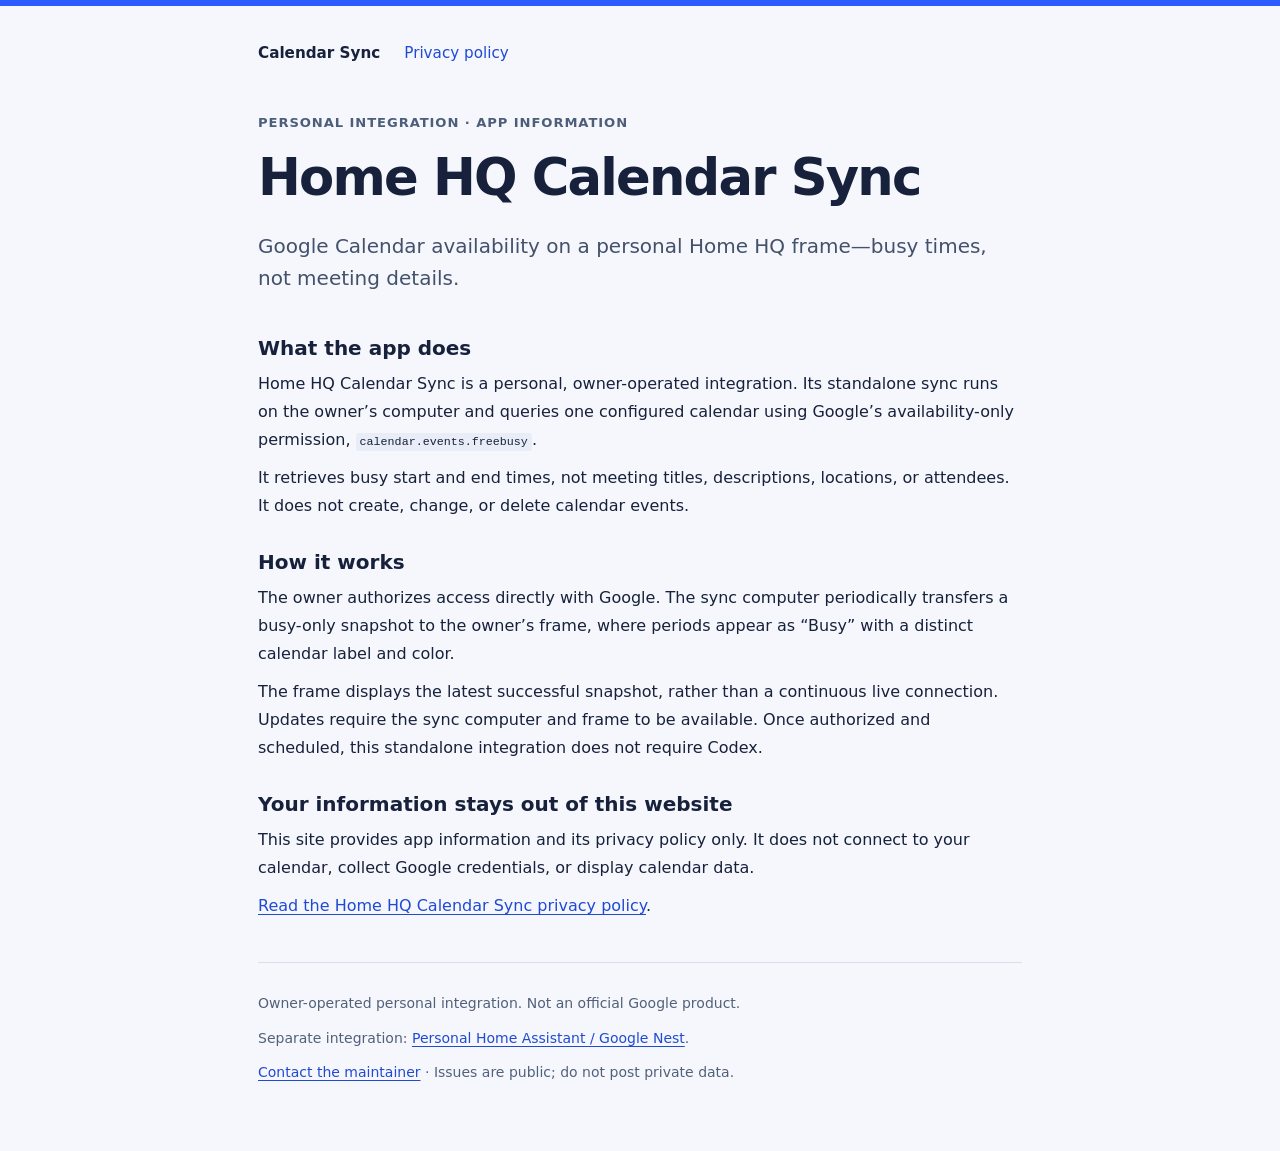
<file: index.html>
<!doctype html>
<html lang="en">
<head>
  <meta charset="utf-8">
  <meta name="viewport" content="width=device-width, initial-scale=1">
  <meta name="description" content="App information for the personal Home HQ Calendar Sync integration.">
  <title>Home HQ Calendar Sync</title>
  <link rel="stylesheet" href="styles.css">
</head>
<body>
  <main>
    <nav aria-label="Page navigation"><a href="index.html" aria-current="page">Calendar Sync</a><a href="privacy.html">Privacy policy</a></nav>
    <p class="eyebrow">Personal integration · App information</p>
    <h1>Home HQ Calendar Sync</h1>
    <p class="lead">Google Calendar availability on a personal Home HQ frame—busy times, not meeting details.</p>
    <section>
      <h2>What the app does</h2>
      <p>Home HQ Calendar Sync is a personal, owner-operated integration. Its standalone sync runs on the owner’s computer and queries one configured calendar using Google’s availability-only permission, <code>calendar.events.freebusy</code>.</p>
      <p>It retrieves busy start and end times, not meeting titles, descriptions, locations, or attendees. It does not create, change, or delete calendar events.</p>
    </section>
    <section>
      <h2>How it works</h2>
      <p>The owner authorizes access directly with Google. The sync computer periodically transfers a busy-only snapshot to the owner’s frame, where periods appear as “Busy” with a distinct calendar label and color.</p>
      <p>The frame displays the latest successful snapshot, rather than a continuous live connection. Updates require the sync computer and frame to be available. Once authorized and scheduled, this standalone integration does not require Codex.</p>
    </section>
    <section>
      <h2>Your information stays out of this website</h2>
      <p>This site provides app information and its privacy policy only. It does not connect to your calendar, collect Google credentials, or display calendar data.</p>
      <p><a href="privacy.html">Read the Home HQ Calendar Sync privacy policy</a>.</p>
    </section>
    <footer><p>Owner-operated personal integration. Not an official Google product.</p><p>Separate integration: <a href="nest.html">Personal Home Assistant / Google Nest</a>.</p><p><a href="https://github.com/brymon68/home-hq-calendar-sync/issues">Contact the maintainer</a> · Issues are public; do not post private data.</p></footer>
  </main>
</body>
</html>
</file>
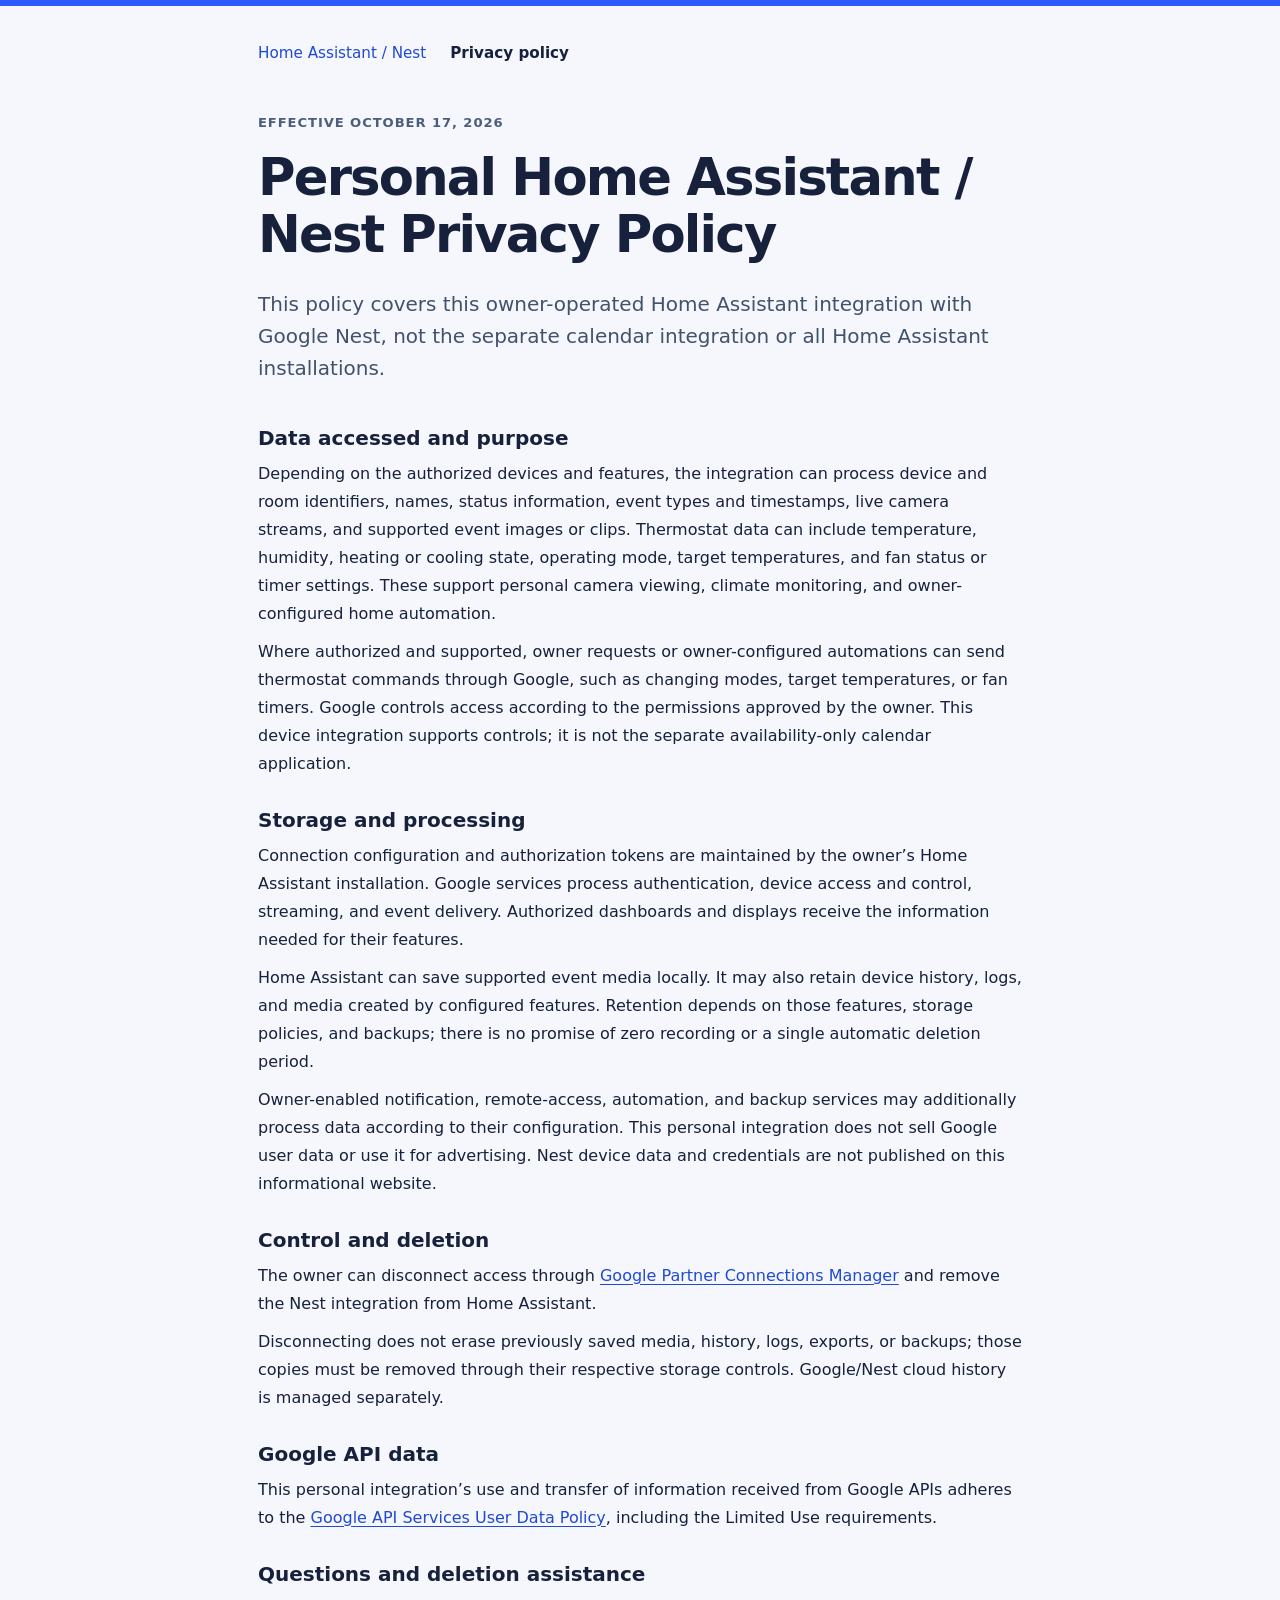
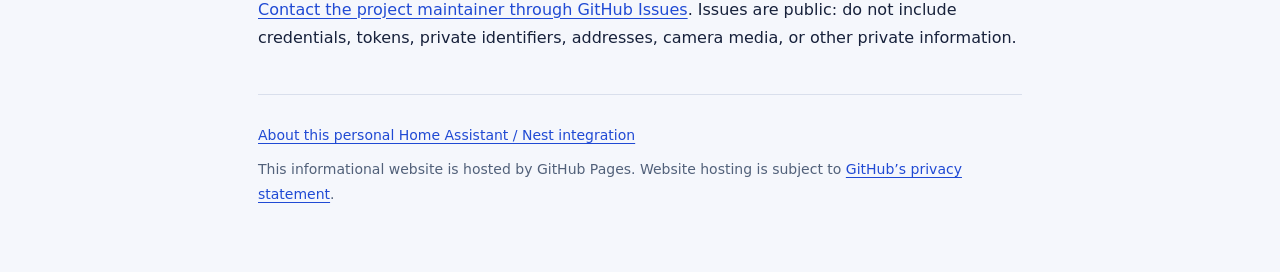
<file: nest-privacy.html>
<!doctype html>
<html lang="en">
<head>
  <meta charset="utf-8">
  <meta name="viewport" content="width=device-width, initial-scale=1">
  <meta name="description" content="Privacy policy for the owner-operated Home Assistant integration with Google Nest cameras and thermostats.">
  <title>Privacy Policy · Personal Home Assistant / Nest</title>
  <link rel="stylesheet" href="styles.css">
</head>
<body>
  <main>
    <nav aria-label="Page navigation"><a href="nest.html">Home Assistant / Nest</a><a href="nest-privacy.html" aria-current="page">Privacy policy</a></nav>
    <p class="eyebrow">Effective October 17, 2026</p>
    <h1>Personal Home Assistant / Nest Privacy Policy</h1>
    <p class="lead">This policy covers this owner-operated Home Assistant integration with Google Nest, not the separate calendar integration or all Home Assistant installations.</p>
    <section>
      <h2>Data accessed and purpose</h2>
      <p>Depending on the authorized devices and features, the integration can process device and room identifiers, names, status information, event types and timestamps, live camera streams, and supported event images or clips. Thermostat data can include temperature, humidity, heating or cooling state, operating mode, target temperatures, and fan status or timer settings. These support personal camera viewing, climate monitoring, and owner-configured home automation.</p>
      <p>Where authorized and supported, owner requests or owner-configured automations can send thermostat commands through Google, such as changing modes, target temperatures, or fan timers. Google controls access according to the permissions approved by the owner. This device integration supports controls; it is not the separate availability-only calendar application.</p>
    </section>
    <section>
      <h2>Storage and processing</h2>
      <p>Connection configuration and authorization tokens are maintained by the owner’s Home Assistant installation. Google services process authentication, device access and control, streaming, and event delivery. Authorized dashboards and displays receive the information needed for their features.</p>
      <p>Home Assistant can save supported event media locally. It may also retain device history, logs, and media created by configured features. Retention depends on those features, storage policies, and backups; there is no promise of zero recording or a single automatic deletion period.</p>
      <p>Owner-enabled notification, remote-access, automation, and backup services may additionally process data according to their configuration. This personal integration does not sell Google user data or use it for advertising. Nest device data and credentials are not published on this informational website.</p>
    </section>
    <section>
      <h2>Control and deletion</h2>
      <p>The owner can disconnect access through <a href="https://nestservices.google.com/partnerconnections">Google Partner Connections Manager</a> and remove the Nest integration from Home Assistant.</p>
      <p>Disconnecting does not erase previously saved media, history, logs, exports, or backups; those copies must be removed through their respective storage controls. Google/Nest cloud history is managed separately.</p>
    </section>
    <section>
      <h2>Google API data</h2>
      <p>This personal integration’s use and transfer of information received from Google APIs adheres to the <a href="https://developers.google.com/terms/api-services-user-data-policy">Google API Services User Data Policy</a>, including the Limited Use requirements.</p>
    </section>
    <section>
      <h2>Questions and deletion assistance</h2>
      <p><a href="https://github.com/brymon68/home-hq-calendar-sync/issues">Contact the project maintainer through GitHub Issues</a>. Issues are public: do not include credentials, tokens, private identifiers, addresses, camera media, or other private information.</p>
    </section>
    <footer><p><a href="nest.html">About this personal Home Assistant / Nest integration</a></p><p>This informational website is hosted by GitHub Pages. Website hosting is subject to <a href="https://docs.github.com/en/site-policy/privacy-policies/github-general-privacy-statement">GitHub’s privacy statement</a>.</p></footer>
  </main>
</body>
</html>
</file>
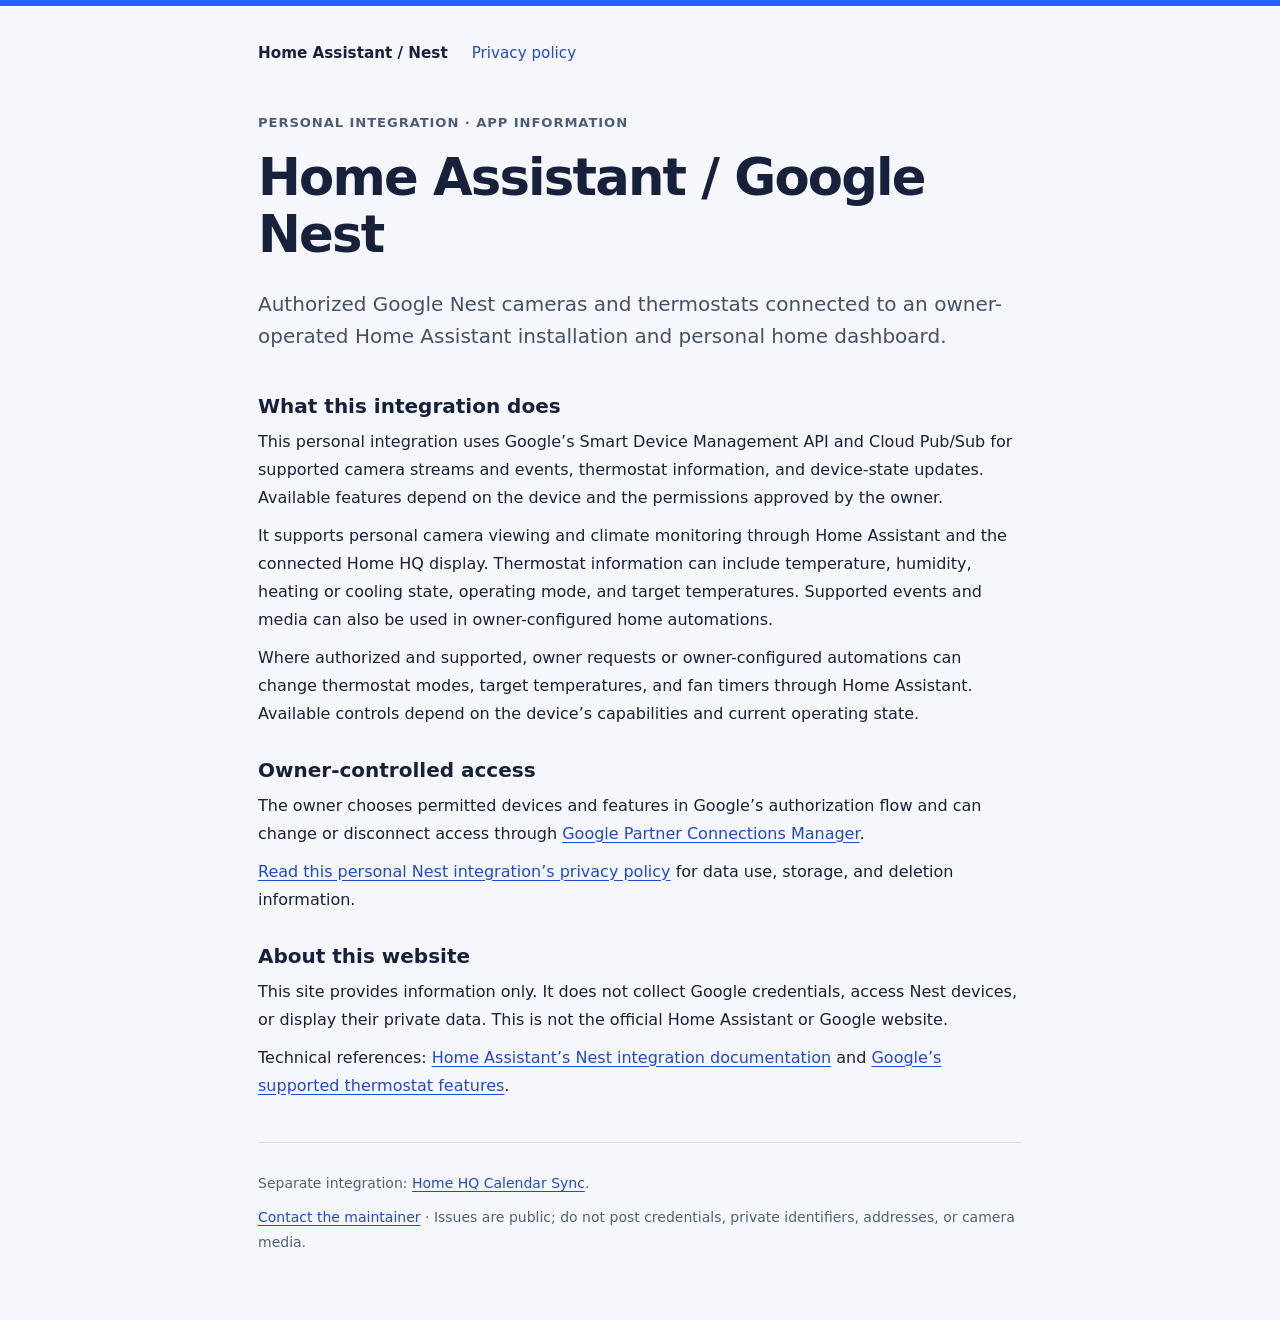
<file: nest.html>
<!doctype html>
<html lang="en">
<head>
  <meta charset="utf-8">
  <meta name="viewport" content="width=device-width, initial-scale=1">
  <meta name="description" content="App information for a personal Home Assistant integration with Google Nest cameras and thermostats.">
  <title>Personal Home Assistant / Google Nest Integration</title>
  <link rel="stylesheet" href="styles.css">
</head>
<body>
  <main>
    <nav aria-label="Page navigation"><a href="nest.html" aria-current="page">Home Assistant / Nest</a><a href="nest-privacy.html">Privacy policy</a></nav>
    <p class="eyebrow">Personal integration · App information</p>
    <h1>Home Assistant / Google Nest</h1>
    <p class="lead">Authorized Google Nest cameras and thermostats connected to an owner-operated Home Assistant installation and personal home dashboard.</p>
    <section>
      <h2>What this integration does</h2>
      <p>This personal integration uses Google’s Smart Device Management API and Cloud Pub/Sub for supported camera streams and events, thermostat information, and device-state updates. Available features depend on the device and the permissions approved by the owner.</p>
      <p>It supports personal camera viewing and climate monitoring through Home Assistant and the connected Home HQ display. Thermostat information can include temperature, humidity, heating or cooling state, operating mode, and target temperatures. Supported events and media can also be used in owner-configured home automations.</p>
      <p>Where authorized and supported, owner requests or owner-configured automations can change thermostat modes, target temperatures, and fan timers through Home Assistant. Available controls depend on the device’s capabilities and current operating state.</p>
    </section>
    <section>
      <h2>Owner-controlled access</h2>
      <p>The owner chooses permitted devices and features in Google’s authorization flow and can change or disconnect access through <a href="https://nestservices.google.com/partnerconnections">Google Partner Connections Manager</a>.</p>
      <p><a href="nest-privacy.html">Read this personal Nest integration’s privacy policy</a> for data use, storage, and deletion information.</p>
    </section>
    <section>
      <h2>About this website</h2>
      <p>This site provides information only. It does not collect Google credentials, access Nest devices, or display their private data. This is not the official Home Assistant or Google website.</p>
      <p>Technical references: <a href="https://www.home-assistant.io/integrations/nest/">Home Assistant’s Nest integration documentation</a> and <a href="https://developers.google.com/nest/device-access/api/thermostat">Google’s supported thermostat features</a>.</p>
    </section>
    <footer><p>Separate integration: <a href="index.html">Home HQ Calendar Sync</a>.</p><p><a href="https://github.com/brymon68/home-hq-calendar-sync/issues">Contact the maintainer</a> · Issues are public; do not post credentials, private identifiers, addresses, or camera media.</p></footer>
  </main>
</body>
</html>
</file>
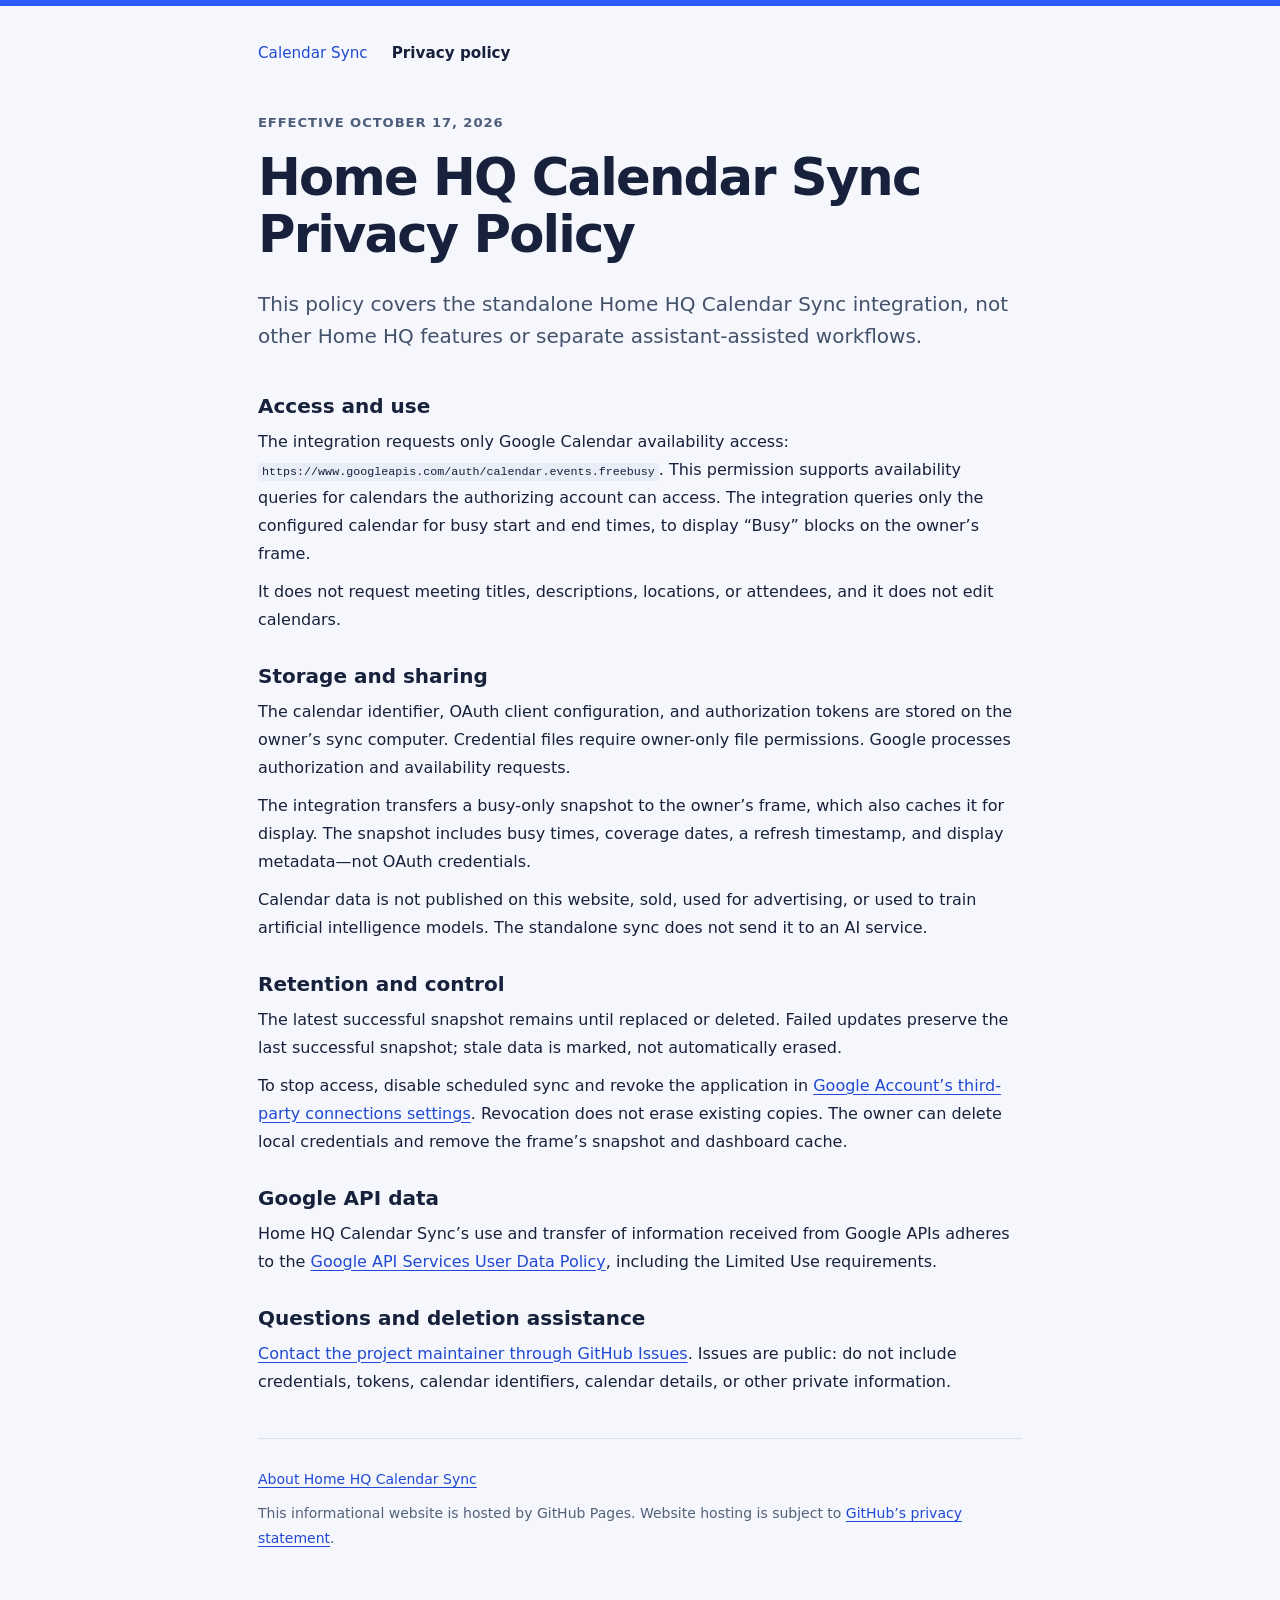
<file: privacy.html>
<!doctype html>
<html lang="en">
<head>
  <meta charset="utf-8">
  <meta name="viewport" content="width=device-width, initial-scale=1">
  <meta name="description" content="Privacy policy for the standalone Home HQ Calendar Sync integration.">
  <title>Privacy Policy · Home HQ Calendar Sync</title>
  <link rel="stylesheet" href="styles.css">
</head>
<body>
  <main>
    <nav aria-label="Page navigation"><a href="index.html">Calendar Sync</a><a href="privacy.html" aria-current="page">Privacy policy</a></nav>
    <p class="eyebrow">Effective October 17, 2026</p>
    <h1>Home HQ Calendar Sync Privacy Policy</h1>
    <p class="lead">This policy covers the standalone Home HQ Calendar Sync integration, not other Home HQ features or separate assistant-assisted workflows.</p>
    <section>
      <h2>Access and use</h2>
      <p>The integration requests only Google Calendar availability access: <code>https://www.googleapis.com/auth/calendar.events.freebusy</code>. This permission supports availability queries for calendars the authorizing account can access. The integration queries only the configured calendar for busy start and end times, to display “Busy” blocks on the owner’s frame.</p>
      <p>It does not request meeting titles, descriptions, locations, or attendees, and it does not edit calendars.</p>
    </section>
    <section>
      <h2>Storage and sharing</h2>
      <p>The calendar identifier, OAuth client configuration, and authorization tokens are stored on the owner’s sync computer. Credential files require owner-only file permissions. Google processes authorization and availability requests.</p>
      <p>The integration transfers a busy-only snapshot to the owner’s frame, which also caches it for display. The snapshot includes busy times, coverage dates, a refresh timestamp, and display metadata—not OAuth credentials.</p>
      <p>Calendar data is not published on this website, sold, used for advertising, or used to train artificial intelligence models. The standalone sync does not send it to an AI service.</p>
    </section>
    <section>
      <h2>Retention and control</h2>
      <p>The latest successful snapshot remains until replaced or deleted. Failed updates preserve the last successful snapshot; stale data is marked, not automatically erased.</p>
      <p>To stop access, disable scheduled sync and revoke the application in <a href="https://myaccount.google.com/connections">Google Account’s third-party connections settings</a>. Revocation does not erase existing copies. The owner can delete local credentials and remove the frame’s snapshot and dashboard cache.</p>
    </section>
    <section>
      <h2>Google API data</h2>
      <p>Home HQ Calendar Sync’s use and transfer of information received from Google APIs adheres to the <a href="https://developers.google.com/terms/api-services-user-data-policy">Google API Services User Data Policy</a>, including the Limited Use requirements.</p>
    </section>
    <section>
      <h2>Questions and deletion assistance</h2>
      <p><a href="https://github.com/brymon68/home-hq-calendar-sync/issues">Contact the project maintainer through GitHub Issues</a>. Issues are public: do not include credentials, tokens, calendar identifiers, calendar details, or other private information.</p>
    </section>
    <footer><p><a href="index.html">About Home HQ Calendar Sync</a></p><p>This informational website is hosted by GitHub Pages. Website hosting is subject to <a href="https://docs.github.com/en/site-policy/privacy-policies/github-general-privacy-statement">GitHub’s privacy statement</a>.</p></footer>
  </main>
</body>
</html>
</file>
<file: styles.css>
:root { color-scheme: light; font-family: system-ui, -apple-system, BlinkMacSystemFont, "Segoe UI", sans-serif; color: #17213b; background: #f5f7fc; }
* { box-sizing: border-box; }
body { margin: 0; border-top: 6px solid #2d5bff; }
main { max-width: 820px; margin: 0 auto; padding: 38px 28px 56px; }
nav { display: flex; flex-wrap: wrap; gap: 12px 24px; padding-bottom: 40px; font-size: 0.95rem; }
nav a { text-decoration: none; }
nav a[aria-current] { color: #17213b; font-weight: 700; }
.eyebrow { color: #4d5e7b; font-size: 0.82rem; font-weight: 650; letter-spacing: 0.07em; text-transform: uppercase; }
h1 { font-size: clamp(2.1rem, 6vw, 3.2rem); line-height: 1.12; letter-spacing: -0.035em; margin: 14px 0 24px; }
.lead { color: #43516a; font-size: 1.25rem; line-height: 1.6; margin-bottom: 42px; }
section { margin: 30px 0; }
h2 { font-size: 1.25rem; margin-bottom: 10px; }
p { line-height: 1.75; margin: 10px 0; }
a { color: #204ad4; text-underline-offset: 3px; }
a:focus-visible { outline: 3px solid #a8baff; outline-offset: 4px; }
code { overflow-wrap: anywhere; font-size: 0.9em; background: #e9edf8; padding: 2px 4px; border-radius: 3px; }
footer { border-top: 1px solid #d9dfec; padding-top: 18px; margin-top: 42px; color: #52617a; font-size: 0.875rem; }
@media (max-width: 480px) { main { padding: 28px 20px 42px; } nav { padding-bottom: 28px; } }
</file>
